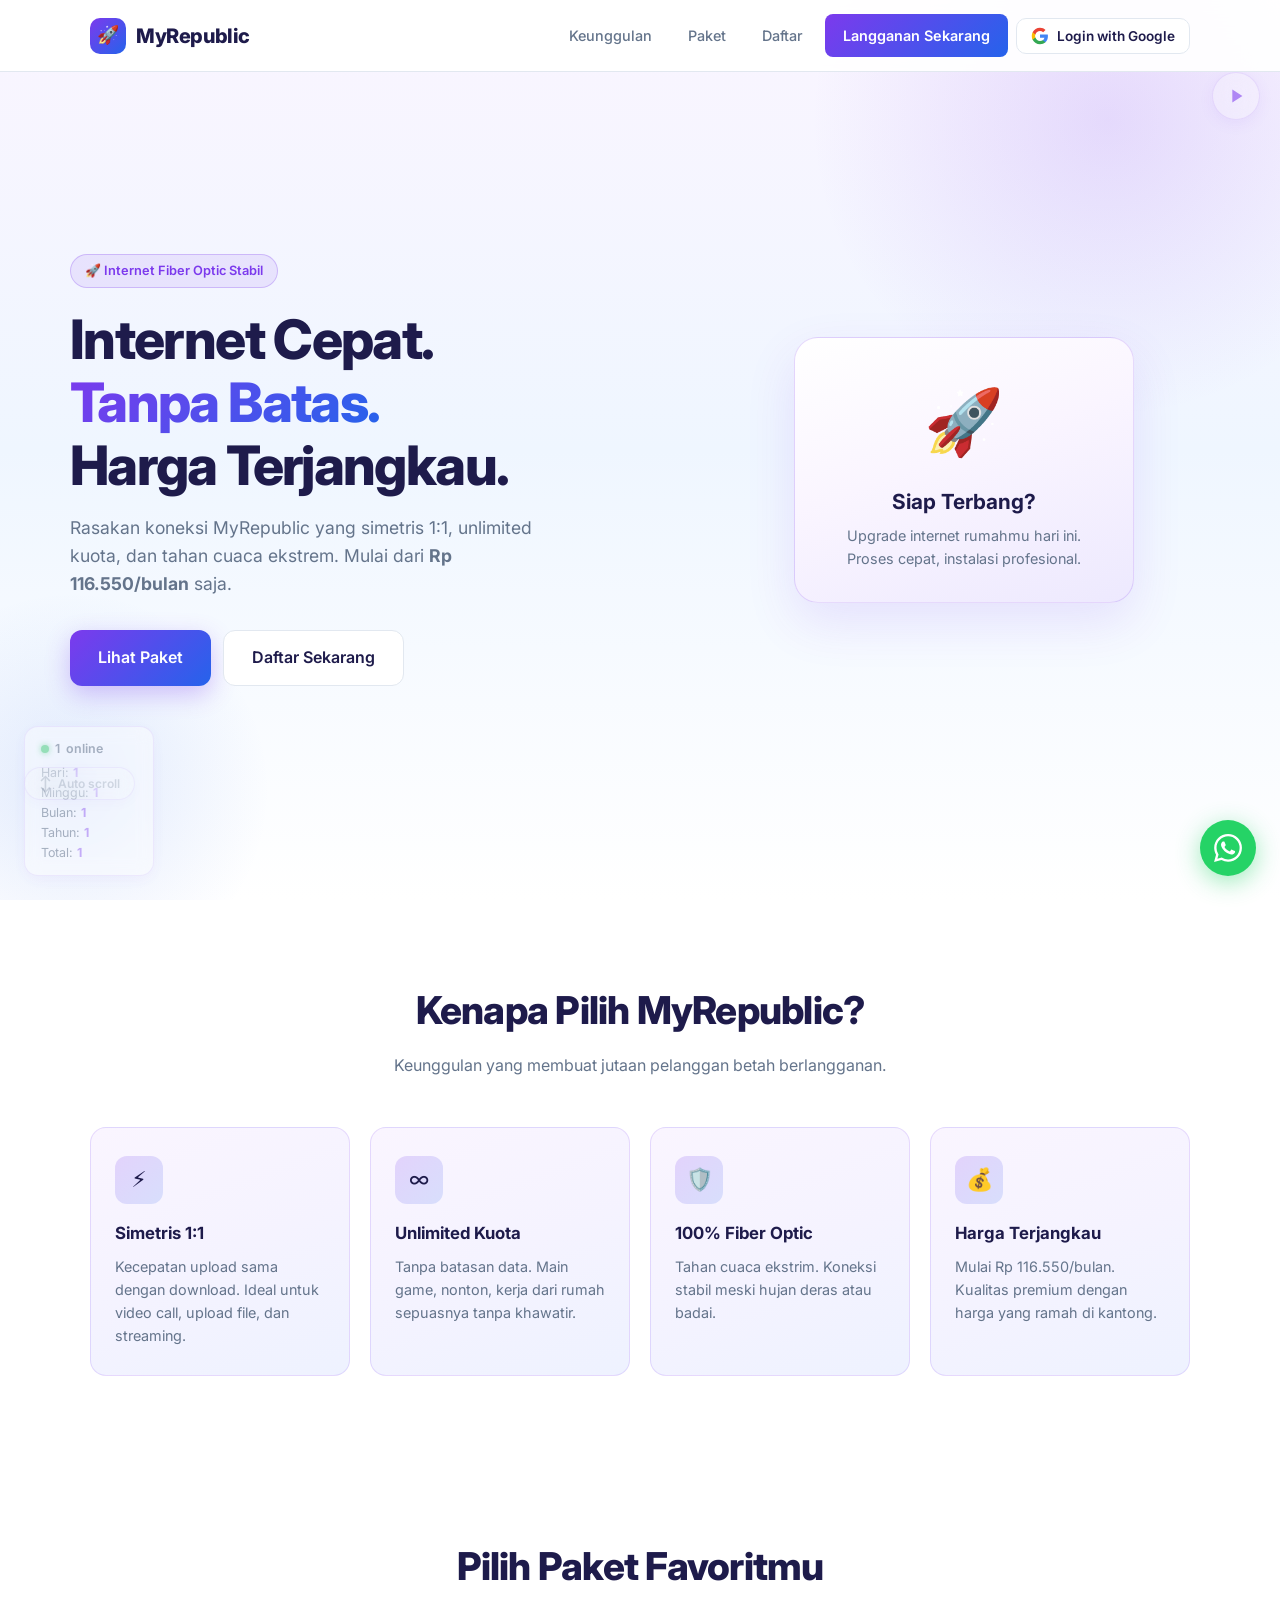
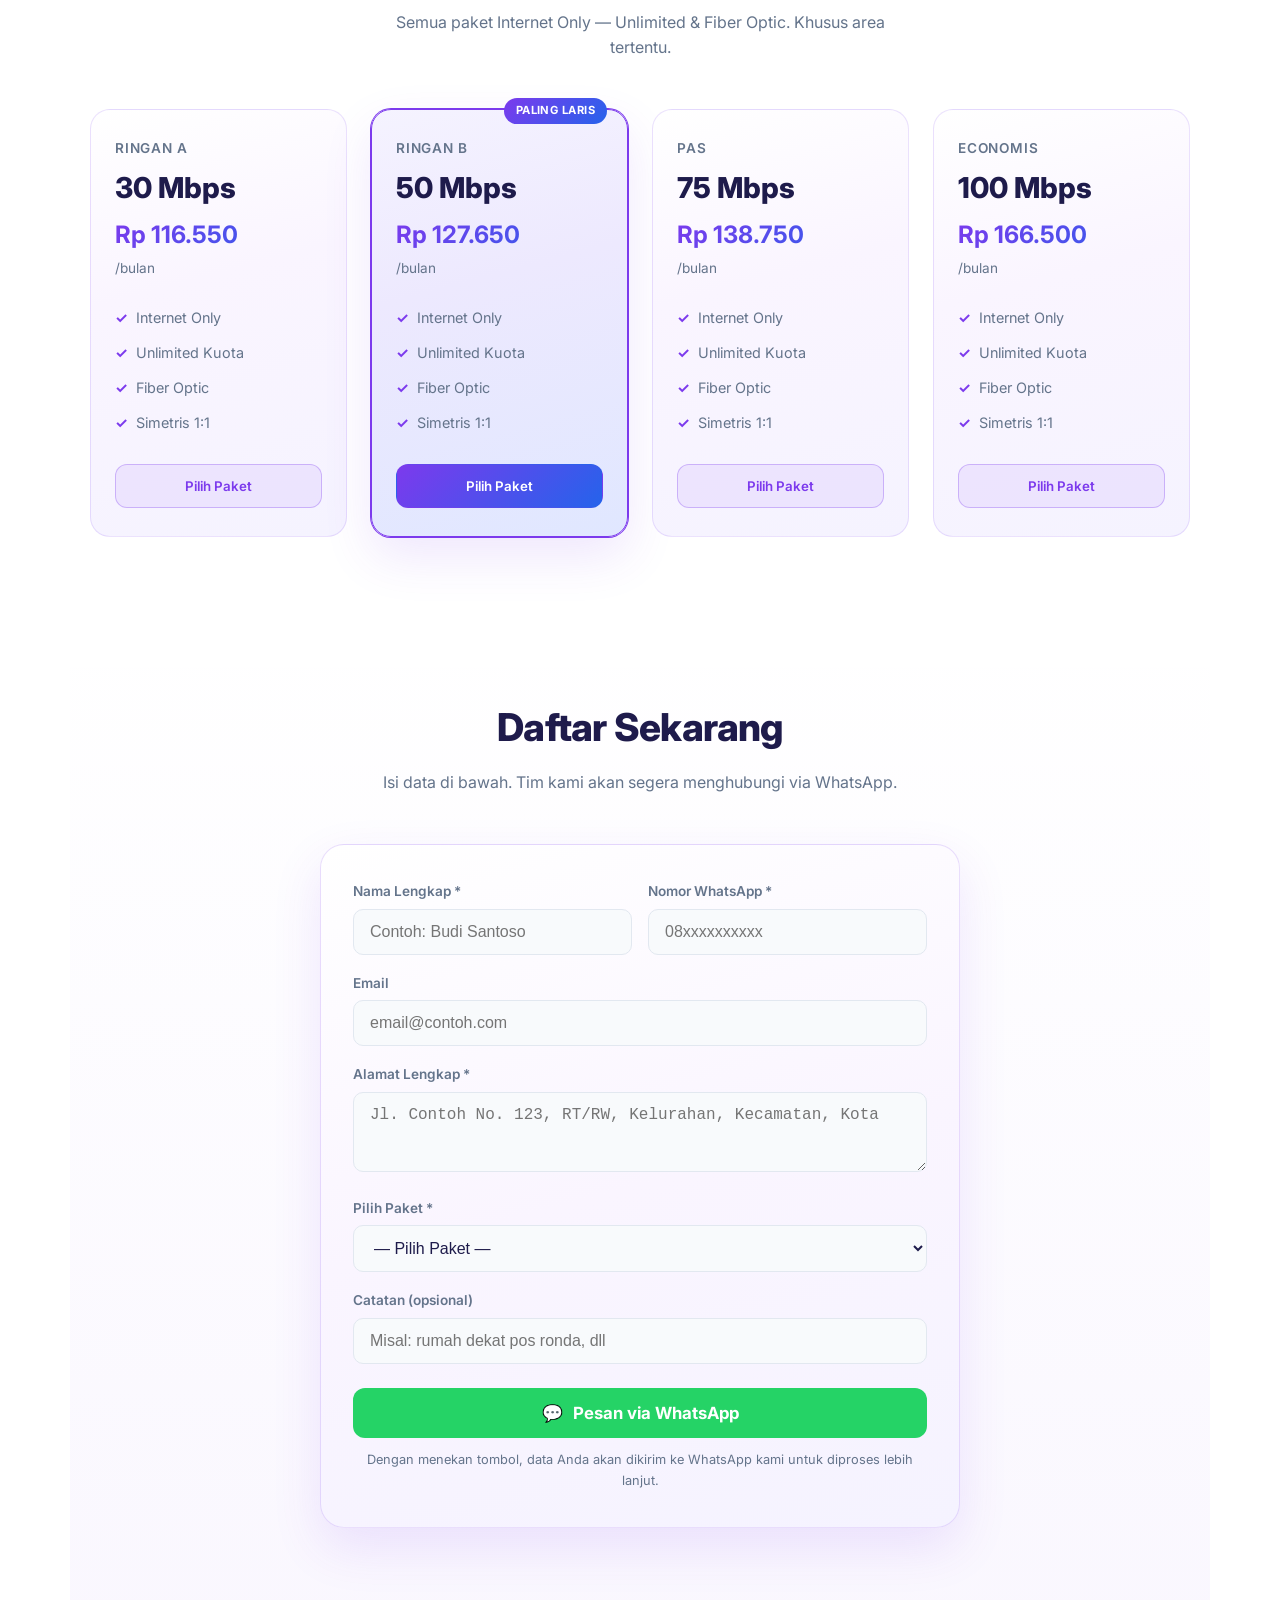
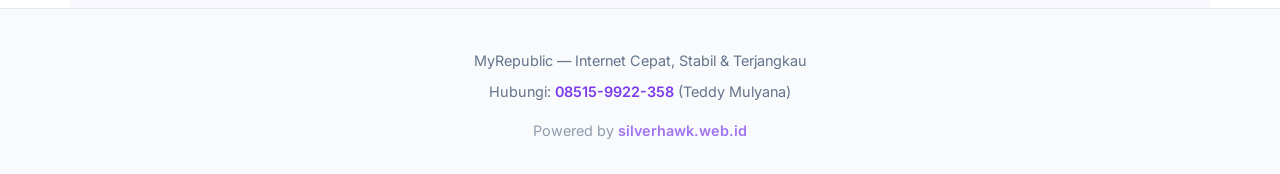
<file: index.html>
<!DOCTYPE html>
<html lang="id">
<head>
  <meta charset="UTF-8" />
  <meta name="viewport" content="width=device-width, initial-scale=1.0" />
  <title>MyRepublic — Internet Cepat Fiber Optic | Promo Resmi</title>
  <meta name="description" content="Langganan MyRepublic Internet Fiber Optic mulai Rp 116.550/bulan. Unlimited kuota, simetris 1:1, 100% fiber optic. Daftar sekarang via WhatsApp." />
  <meta name="keywords" content="MyRepublic, internet fiber, fiber optic, internet unlimited, paket internet, internet rumah, MyRepublic promo, internet cepat" />
  <meta name="author" content="Silverhawk Network" />
  <meta name="robots" content="index, follow, max-image-preview:large" />
  <meta name="theme-color" content="#7C3AED" />
  <link rel="canonical" href="https://myrep.silverhawk.web.id/" />
  <!-- Favicons -->
  <link rel="icon" href="favicon.ico" sizes="any" />
  <link rel="icon" type="image/png" sizes="32x32" href="favicon-32x32.png" />
  <link rel="icon" type="image/png" sizes="16x16" href="favicon-16x16.png" />
  <link rel="apple-touch-icon" sizes="180x180" href="apple-touch-icon.png" />
  <link rel="manifest" href="site.webmanifest" />
  <!-- Open Graph -->
  <meta property="og:title" content="MyRepublic — Internet Cepat Fiber Optic" />
  <meta property="og:description" content="Paket internet mulai Rp 116.550/bulan. Unlimited kuota, fiber optic 100%, simetris 1:1." />
  <meta property="og:url" content="https://myrep.silverhawk.web.id/" />
  <meta property="og:type" content="website" />
  <meta property="og:locale" content="id_ID" />
  <meta property="og:site_name" content="MyRepublic Promo — Silverhawk" />
  <!-- Twitter -->
  <meta name="twitter:card" content="summary_large_image" />
  <meta name="twitter:title" content="MyRepublic — Internet Cepat Fiber Optic" />
  <meta name="twitter:description" content="Paket internet mulai Rp 116.550/bulan. Unlimited, simetris 1:1." />
  <!-- Fonts & CSS -->
  <link rel="preconnect" href="https://fonts.googleapis.com" />
  <link rel="preconnect" href="https://fonts.gstatic.com" crossorigin />
  <link href="https://fonts.googleapis.com/css2?family=Inter:wght@400;500;600;700;800&display=swap" rel="stylesheet" />
  <link rel="stylesheet" href="css/style.css" />
  <!-- Structured Data -->
  <script type="application/ld+json">
  {
    "@context": "https://schema.org",
    "@type": "WebSite",
    "name": "MyRepublic Promo",
    "url": "https://myrep.silverhawk.web.id/",
    "description": "Promo resmi paket internet MyRepublic Fiber Optic. Unlimited, simetris 1:1, mulai Rp 116.550/bulan.",
    "publisher": {
      "@type": "Organization",
      "name": "Silverhawk Network",
      "url": "https://silverhawk.web.id/"
    }
  }
  </script>
  <script type="application/ld+json">
  {
    "@context": "https://schema.org",
    "@type": "Product",
    "name": "MyRepublic Internet Fiber",
    "description": "Internet Fiber Optic unlimited, simetris 1:1",
    "brand": { "@type": "Brand", "name": "MyRepublic" },
    "offers": {
      "@type": "AggregateOffer",
      "lowPrice": "116550",
      "priceCurrency": "IDR",
      "availability": "https://schema.org/InStock"
    }
  }
  </script>
  <!-- Google Identity Services -->
  <script src="https://accounts.google.com/gsi/client" async defer></script>
</head>
<body>
  <!-- NAV -->
  <nav class="nav">
    <div class="nav-inner">
      <a href="#" class="logo">
        <span class="logo-icon">🚀</span>
        MyRepublic
      </a>
      <div class="nav-links" id="navLinks">
        <a href="#benefits">Keunggulan</a>
        <a href="#packages">Paket</a>
                <a href="#order">Daftar</a>
        <a href="#order" class="btn-nav">Langganan Sekarang</a>
        <button type="button" class="auth-btn" id="authBtn" title="Login with Google">
          <svg class="g-icon" viewBox="0 0 24 24" width="18" height="18">
            <path fill="#4285F4" d="M22.56 12.25c0-.78-.07-1.53-.2-2.25H12v4.26h5.92c-.26 1.37-1.04 2.53-2.21 3.31v2.77h3.57c2.08-1.92 3.28-4.74 3.28-8.09z"/>
            <path fill="#34A853" d="M12 23c2.97 0 5.46-.98 7.28-2.66l-3.57-2.77c-.98.66-2.23 1.06-3.71 1.06-2.86 0-5.29-1.93-6.16-4.53H2.18v2.84C3.99 20.53 7.7 23 12 23z"/>
            <path fill="#FBBC05" d="M5.84 14.09c-.22-.66-.35-1.36-.35-2.09s.13-1.43.35-2.09V7.07H2.18C1.43 8.55 1 10.22 1 12s.43 3.45 1.18 4.93l2.85-2.22.81-.62z"/>
            <path fill="#EA4335" d="M12 5.38c1.62 0 3.06.56 4.21 1.64l3.15-3.15C17.45 2.09 14.97 1 12 1 7.7 1 3.99 3.47 2.18 7.07l3.66 2.84c.87-2.6 3.3-4.53 6.16-4.53z"/>
          </svg>
          <span id="authBtnText">Login with Google</span>
        </button>
      </div>
      <button class="burger" id="burger" aria-label="Menu">
        <span></span><span></span><span></span>
      </button>
    </div>
  </nav>

  <!-- HERO -->
  <section class="hero">
    <div class="hero-inner">
      <div class="hero-content">
        <div class="hero-badge">🚀 Internet Fiber Optic Stabil</div>
        <h1>Internet Cepat.<br><span>Tanpa Batas.</span><br>Harga Terjangkau.</h1>
        <p class="hero-desc">
          Rasakan koneksi MyRepublic yang simetris 1:1, unlimited kuota, dan tahan cuaca ekstrem. 
          Mulai dari <strong>Rp 116.550/bulan</strong> saja.
        </p>
        <div class="hero-cta">
          <a href="#packages" class="btn btn-primary">Lihat Paket</a>
          <a href="#order" class="btn btn-outline">Daftar Sekarang</a>
        </div>
      </div>
      <div class="hero-visual">
        <div class="rocket-card">
          <div class="rocket-emoji">🚀</div>
          <h3>Siap Terbang?</h3>
          <p>Upgrade internet rumahmu hari ini. Proses cepat, instalasi profesional.</p>
        </div>
      </div>
    </div>
  </section>




  <!-- BENEFITS -->
  <section class="section" id="benefits">
    <div class="section-header">
      <h2>Kenapa Pilih MyRepublic?</h2>
      <p>Keunggulan yang membuat jutaan pelanggan betah berlangganan.</p>
    </div>
    <div class="benefits-grid">
      <div class="benefit-card">
        <div class="benefit-icon">⚡</div>
        <h3>Simetris 1:1</h3>
        <p>Kecepatan upload sama dengan download. Ideal untuk video call, upload file, dan streaming.</p>
      </div>
      <div class="benefit-card">
        <div class="benefit-icon">∞</div>
        <h3>Unlimited Kuota</h3>
        <p>Tanpa batasan data. Main game, nonton, kerja dari rumah sepuasnya tanpa khawatir.</p>
      </div>
      <div class="benefit-card">
        <div class="benefit-icon">🛡️</div>
        <h3>100% Fiber Optic</h3>
        <p>Tahan cuaca ekstrim. Koneksi stabil meski hujan deras atau badai.</p>
      </div>
      <div class="benefit-card">
        <div class="benefit-icon">💰</div>
        <h3>Harga Terjangkau</h3>
        <p>Mulai Rp 116.550/bulan. Kualitas premium dengan harga yang ramah di kantong.</p>
      </div>
    </div>
  </section>

  <!-- PACKAGES -->
  <section class="section" id="packages">
    <div class="section-header">
      <h2>Pilih Paket Favoritmu</h2>
      <p>Semua paket Internet Only — Unlimited & Fiber Optic. Khusus area tertentu.</p>
    </div>
    <div class="packages-grid" id="packagesGrid"></div>
  </section>

  <!-- ORDER -->
  <section class="section order-section" id="order">
    <div class="section-header">
      <h2>Daftar Sekarang</h2>
      <p>Isi data di bawah. Tim kami akan segera menghubungi via WhatsApp.</p>
    </div>
    <div class="order-card">
      <form id="orderForm">
        <div class="form-row">
          <div class="form-group">
            <label for="name">Nama Lengkap *</label>
            <input type="text" id="name" name="name" placeholder="Contoh: Budi Santoso" required />
          </div>
          <div class="form-group">
            <label for="wa">Nomor WhatsApp *</label>
            <input type="tel" id="wa" name="wa" placeholder="08xxxxxxxxxx" required />
          </div>
        </div>
        <div class="form-group">
          <label for="email">Email</label>
          <input type="email" id="email" name="email" placeholder="email@contoh.com" />
        </div>
        <div class="form-group">
          <label for="address">Alamat Lengkap *</label>
          <textarea id="address" name="address" placeholder="Jl. Contoh No. 123, RT/RW, Kelurahan, Kecamatan, Kota" required></textarea>
        </div>
        <div class="form-group">
          <label for="packageSelect">Pilih Paket *</label>
          <select id="packageSelect" name="package" required>
            <option value="">— Pilih Paket —</option>
          </select>
        </div>
        <div class="form-group">
          <label for="notes">Catatan (opsional)</label>
          <input type="text" id="notes" name="notes" placeholder="Misal: rumah dekat pos ronda, dll" />
        </div>
        <div class="form-actions">
          <button type="submit" class="btn-wa">
            <span>💬</span> Pesan via WhatsApp
          </button>
        </div>
        <p class="form-note">
          Dengan menekan tombol, data Anda akan dikirim ke WhatsApp kami untuk diproses lebih lanjut.
        </p>
      </form>
    </div>
  </section>

  <!-- FOOTER -->
  <footer class="footer">
    <div class="footer-inner">
      <p>MyRepublic — Internet Cepat, Stabil & Terjangkau</p>
      <p>Hubungi: <a href="https://wa.me/6285159922358" target="_blank" rel="noopener">08515-9922-358</a> (Teddy Mulyana)</p>
      <p class="powered">Powered by <a href="https://silverhawk.web.id/" target="_blank" rel="noopener">silverhawk.web.id</a></p>
    </div>
  </footer>


  <!-- Floating Speed Test -->
  <div class="st-float" id="stFloat" title="Speed Test">
    <button type="button" class="st-float-toggle" id="stFloatToggle" aria-label="Buka Speed Test">
      <svg viewBox="0 0 24 24" width="22" height="22" fill="currentColor" aria-hidden="true"><path d="M8 5v14l11-7z"/></svg>
    </button>
    <div class="st-float-panel" id="stFloatPanel">
      <button type="button" class="st-float-close" id="stFloatClose" aria-label="Tutup">×</button>
      <div class="st-gauge-wrap">
        <svg class="st-gauge-svg" viewBox="0 0 200 120" aria-hidden="true">
          <defs>
            <linearGradient id="stGrad" x1="0%" y1="0%" x2="100%" y2="0%">
              <stop offset="0%" stop-color="#7C3AED"/>
              <stop offset="100%" stop-color="#2563EB"/>
            </linearGradient>
          </defs>
          <!-- track -->
          <path d="M20 100 A80 80 0 0 1 180 100" fill="none" stroke="#e2e8f0" stroke-width="12" stroke-linecap="round"/>
          <!-- progress arc -->
          <path id="stArc" d="M20 100 A80 80 0 0 1 180 100" fill="none" stroke="url(#stGrad)" stroke-width="12" stroke-linecap="round"
                pathLength="100" stroke-dasharray="0 100"/>
          <!-- needle -->
          <g id="stNeedleG" transform="translate(100,100) rotate(-90)">
            <line x1="0" y1="0" x2="0" y2="-68" stroke="#7C3AED" stroke-width="3" stroke-linecap="round"/>
            <circle cx="0" cy="0" r="7" fill="#7C3AED" stroke="#fff" stroke-width="2"/>
          </g>
        </svg>
        <div class="st-gauge-readout">
          <span class="st-val" id="stValue">—</span>
          <span class="st-unit" id="stUnit">Mbps</span>
          <span class="st-lbl" id="stLabel">Siap</span>
        </div>
      </div>
      <div class="st-metrics">
        <div class="st-m"><span>↓</span> <strong id="stDown">—</strong></div>
        <div class="st-m"><span>↑</span> <strong id="stUp">—</strong></div>
        <div class="st-m"><span>⏱</span> <strong id="stPing">—</strong></div>
      </div>
      <button type="button" class="st-play" id="stStartBtn" aria-label="Mulai">
        <svg viewBox="0 0 24 24" width="28" height="28" fill="currentColor"><path d="M8 5v14l11-7z"/></svg>
      </button>
      <div class="st-progress" id="stProgress" hidden>
        <div class="st-bar"><div class="st-bar-fill" id="stBarFill"></div></div>
        <span id="stProgressText"></span>
      </div>
    </div>
  </div>

  <!-- Floating WA -->
  <a href="https://wa.me/6285159922358?text=Halo%2C%20saya%20ingin%20tanya%20paket%20MyRepublic" class="float-wa" id="floatWa" target="_blank" rel="noopener" title="Chat WhatsApp" aria-label="Chat WhatsApp">
    <svg viewBox="0 0 24 24" width="28" height="28" fill="#fff"><path d="M17.472 14.382c-.297-.149-1.758-.867-2.03-.967-.273-.099-.471-.148-.67.15-.197.297-.767.966-.94 1.164-.173.199-.347.223-.644.075-.297-.15-1.255-.463-2.39-1.475-.883-.788-1.48-1.761-1.653-2.059-.173-.297-.018-.458.13-.606.134-.133.298-.347.446-.52.149-.174.198-.298.298-.497.099-.198.05-.371-.025-.52-.075-.149-.669-1.612-.916-2.207-.242-.579-.487-.5-.669-.51-.173-.008-.371-.01-.57-.01-.198 0-.52.074-.792.372-.272.297-1.04 1.016-1.04 2.479 0 1.462 1.065 2.875 1.213 3.074.149.198 2.096 3.2 5.077 4.487.709.306 1.262.489 1.694.625.712.227 1.36.195 1.871.118.571-.085 1.758-.719 2.006-1.413.248-.694.248-1.289.173-1.413-.074-.124-.272-.198-.57-.347m-5.421 7.403h-.004a9.87 9.87 0 01-5.031-1.378l-.361-.214-3.741.982.998-3.648-.235-.374a9.86 9.86 0 01-1.51-5.26c.001-5.45 4.436-9.884 9.888-9.884 2.64 0 5.122 1.03 6.988 2.898a9.825 9.825 0 012.893 6.994c-.003 5.45-4.435 9.884-9.885 9.884m8.413-18.297A11.815 11.815 0 0012.05 0C5.495 0 .16 5.335.157 11.892c0 2.096.547 4.142 1.588 5.945L.057 24l6.305-1.654a11.882 11.882 0 005.683 1.448h.005c6.554 0 11.89-5.335 11.893-11.893a11.821 11.821 0 00-3.48-8.413z"/></svg>
  </a>

  <!-- Floating auto-scroll toggle -->
  <button type="button" class="float-autoscroll" id="autoScrollToggle" aria-pressed="false" title="Auto-scroll normal (idle 15–30 dtk) — klik untuk mode agresif 5 dtk">
    <span class="ast-icon">↕</span>
    <span class="ast-label">Auto scroll</span>
  </button>

  <!-- Floating visitor stats -->
  <div class="float-stats" id="floatStats" title="Statistik pengunjung">
    <div class="fs-online"><span class="fs-dot"></span> <span id="fsOnline">1</span> online</div>
    <div class="fs-row">Hari: <strong id="fsDay">0</strong></div>
    <div class="fs-row">Minggu: <strong id="fsWeek">0</strong></div>
    <div class="fs-row">Bulan: <strong id="fsMonth">0</strong></div>
    <div class="fs-row">Tahun: <strong id="fsYear">0</strong></div>
    <div class="fs-row">Total: <strong id="fsTotal">0</strong></div>
  </div>

  <script src="js/app.js"></script>
</body>
</html>
</file>
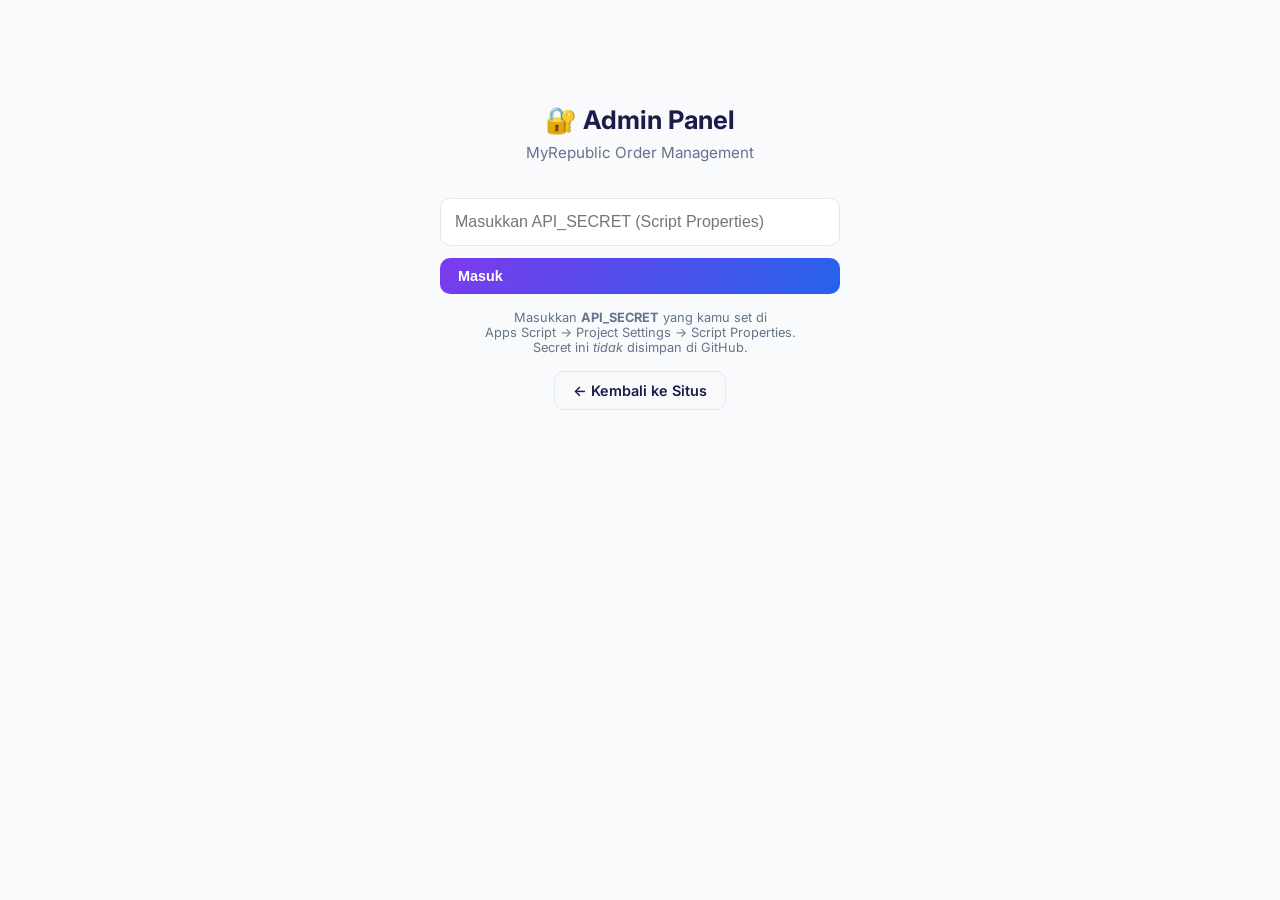
<file: admin/index.html>
<!DOCTYPE html>
<html lang="id">
<head>
  <meta charset="UTF-8" />
  <meta name="viewport" content="width=device-width, initial-scale=1.0" />
  <title>Admin Panel — MyRepublic Orders</title>
  <meta name="robots" content="noindex, nofollow" />
  <link href="https://fonts.googleapis.com/css2?family=Inter:wght@400;500;600;700&display=swap" rel="stylesheet" />
  <style>
    :root {
      --purple: #7C3AED;
      --blue: #2563EB;
      --bg: #f8fafc;
      --card: #ffffff;
      --muted: #64748b;
      --border: #e2e8f0;
      --black: #1e1b4b;
    }
    * { box-sizing: border-box; margin: 0; padding: 0; }
    body {
      font-family: Inter, system-ui, sans-serif;
      background: var(--bg);
      color: var(--black);
      min-height: 100vh;
      padding: 24px;
    }
    .container { max-width: 1000px; margin: 0 auto; }
    h1 { font-size: 1.6rem; margin-bottom: 8px; }
    .subtitle { color: var(--muted); margin-bottom: 24px; font-size: 0.95rem; }
    .card {
      background: var(--card);
      border: 1px solid var(--border);
      border-radius: 16px;
      padding: 24px;
      margin-bottom: 20px;
      box-shadow: 0 4px 20px rgba(124,58,237,0.06);
    }
    .card h2 { font-size: 1.1rem; margin-bottom: 12px; }
    .card p, .card li { color: var(--muted); font-size: 0.9rem; line-height: 1.7; }
    .card ul { padding-left: 20px; margin: 12px 0; }
    .card a { color: var(--purple); font-weight: 600; }
    .btn {
      display: inline-flex;
      align-items: center;
      gap: 8px;
      background: linear-gradient(135deg, var(--purple), var(--blue));
      color: white;
      padding: 10px 18px;
      border-radius: 10px;
      font-weight: 600;
      text-decoration: none;
      border: none;
      cursor: pointer;
      font-size: 0.9rem;
    }
    .btn:hover { opacity: 0.92; }
    .btn:disabled { opacity: 0.6; cursor: not-allowed; }
    .btn-outline {
      background: transparent;
      border: 1.5px solid var(--border);
      color: var(--black);
    }
    .btn-outline:hover { border-color: var(--purple); color: var(--purple); }
    .btn-sm { padding: 6px 12px; font-size: 0.8rem; }
    .btn-success { background: #16a34a; }
    .btn-warn { background: #d97706; }
    code {
      background: #f1f5f9;
      padding: 2px 6px;
      border-radius: 4px;
      font-size: 0.85rem;
    }
    .login-box {
      max-width: 400px;
      margin: 80px auto;
      text-align: center;
    }
    .login-box input {
      width: 100%;
      padding: 14px;
      border-radius: 10px;
      border: 1px solid var(--border);
      background: white;
      color: var(--black);
      margin: 12px 0;
      font-size: 1rem;
    }
    .hidden { display: none !important; }
    table { width: 100%; border-collapse: collapse; font-size: 0.85rem; }
    th, td {
      padding: 10px 12px;
      text-align: left;
      border-bottom: 1px solid var(--border);
    }
    th { color: var(--muted); font-weight: 600; font-size: 0.8rem; text-transform: uppercase; letter-spacing: 0.03em; }
    .status {
      display: inline-block;
      padding: 3px 10px;
      border-radius: 999px;
      font-size: 0.75rem;
      font-weight: 600;
    }
    .status-baru { background: #fef3c7; color: #b45309; }
    .status-proses { background: #dbeafe; color: #1d4ed8; }
    .status-selesai { background: #dcfce7; color: #15803d; }
    .status-batal { background: #fee2e2; color: #b91c1c; }
    .stats {
      display: grid;
      grid-template-columns: repeat(auto-fit, minmax(140px, 1fr));
      gap: 12px;
      margin-bottom: 20px;
    }
    .stat-box {
      background: white;
      border: 1px solid var(--border);
      border-radius: 12px;
      padding: 16px;
      text-align: center;
    }
    .stat-box .num {
      font-size: 1.8rem;
      font-weight: 800;
      background: linear-gradient(135deg, var(--purple), var(--blue));
      -webkit-background-clip: text;
      -webkit-text-fill-color: transparent;
      background-clip: text;
    }
    .stat-box .label { font-size: 0.8rem; color: var(--muted); margin-top: 4px; }
    .header-row {
      display: flex;
      justify-content: space-between;
      align-items: center;
      flex-wrap: wrap;
      gap: 12px;
      margin-bottom: 20px;
    }
    .empty {
      text-align: center;
      padding: 40px 20px;
      color: var(--muted);
    }
    .filter-bar {
      display: flex;
      gap: 8px;
      flex-wrap: wrap;
      margin-bottom: 16px;
      align-items: center;
    }
    .filter-bar button.active {
      background: linear-gradient(135deg, var(--purple), var(--blue));
      color: white;
      border-color: transparent;
    }
  </style>
</head>
<body>
  <div class="container">
    <!-- Login Gate -->
    <div id="loginScreen" class="login-box">
      <h1>🔐 Admin Panel</h1>
      <p class="subtitle">MyRepublic Order Management</p>
      <input type="password" id="adminPass" placeholder="Masukkan API_SECRET (Script Properties)" />
      <button class="btn" id="loginBtn" style="width:100%">Masuk</button>
      <p style="margin-top:16px;font-size:0.8rem;color:var(--muted)">
        Masukkan <strong>API_SECRET</strong> yang kamu set di<br>
        Apps Script → Project Settings → Script Properties.<br>
        Secret ini <em>tidak</em> disimpan di GitHub.
      </p>
      <a href="../" class="btn btn-outline" style="margin-top:16px;display:inline-flex">← Kembali ke Situs</a>
    </div>

    <!-- Dashboard -->
    <div id="dashboard" class="hidden">
      <div class="header-row">
        <div>
          <h1>📋 Panel Admin — Pesanan MyRepublic</h1>
          <p class="subtitle" style="margin-bottom:0">Data di Google Sheets · akses dilindungi API_SECRET</p>
        </div>
        <div style="display:flex;gap:8px;flex-wrap:wrap">
          <button class="btn btn-outline" id="refreshBtn">↻ Refresh</button>
          <a href="../" class="btn btn-outline">← Situs</a>
          <button class="btn btn-outline" id="logoutBtn">Keluar</button>
        </div>
      </div>

      <div class="stats" id="statsRow">
        <div class="stat-box"><div class="num" id="statTotal">0</div><div class="label">Total Pesanan</div></div>
        <div class="stat-box"><div class="num" id="statBaru">0</div><div class="label">Belum Ditindaklanjuti</div></div>
        <div class="stat-box"><div class="num" id="statProses">0</div><div class="label">Sedang Proses</div></div>
        <div class="stat-box"><div class="num" id="statSelesai">0</div><div class="label">Sudah Selesai</div></div>
      </div>

      <div class="card">
        <h2>Daftar Pesanan</h2>
        <div class="filter-bar">
          <button class="btn btn-outline btn-sm active" data-filter="all">Semua</button>
          <button class="btn btn-outline btn-sm" data-filter="Baru">Belum Ditindaklanjuti</button>
          <button class="btn btn-outline btn-sm" data-filter="Proses">Proses</button>
          <button class="btn btn-outline btn-sm" data-filter="Selesai">Selesai</button>
          <button class="btn btn-outline btn-sm" data-filter="Batal">Batal</button>
        </div>
        <div id="ordersTableWrap">
          <div class="empty" id="emptyState">Belum ada pesanan. Pesanan dari form akan muncul di sini.</div>
          <table id="ordersTable" class="hidden">
            <thead>
              <tr>
                <th>Waktu</th>
                <th>Nama</th>
                <th>WA</th>
                <th>Paket</th>
                <th>Status</th>
                <th>Aksi</th>
              </tr>
            </thead>
            <tbody id="ordersBody"></tbody>
          </table>
        </div>
      </div>

      <div class="card">
        <h2>Cara Kerja</h2>
        <ul>
          <li>Pesanan dari form → <strong>Google Sheets</strong> + WhatsApp + email notifikasi.</li>
          <li>List &amp; update status dilindungi <strong>API_SECRET</strong> (Script Properties) — tidak ada di repo GitHub.</li>
          <li>Status: <strong>Baru</strong> → <strong>Proses</strong> → <strong>Selesai</strong> / <strong>Batal</strong>.</li>
          <li>Email admin juga dari Script Properties (<code>ADMIN_EMAIL</code>).</li>
        </ul>
        <a class="btn btn-outline" href="https://docs.google.com/spreadsheets/" target="_blank" rel="noopener" style="margin-top:12px">Buka Google Sheets</a>
      </div>
    </div>
  </div>

  <script src="admin.js"></script>
</body>
</html>
</file>
<file: css/style.css>
/* =========================================================
   MyRepublic Promo — myrep.silverhawk.web.id
   Brand colors: white, purple, blue
========================================================= */
:root {
  --purple: #7C3AED;
  --purple-dark: #6D28D9;
  --purple-light: #A78BFA;
  --blue: #2563EB;
  --blue-dark: #1D4ED8;
  --blue-light: #60A5FA;
  --black: #1e1b4b;
  --dark: #312e81;
  --gray: #e2e8f0;
  --muted: #64748b;
  --white: #ffffff;
  --bg: #ffffff;
  --card: #f8fafc;
  --border: #e2e8f0;
  --radius: 16px;
  --shadow: 0 20px 50px rgba(124, 58, 237, 0.12);
  --ease: cubic-bezier(0.22, 1, 0.36, 1);
}

*, *::before, *::after { box-sizing: border-box; margin: 0; padding: 0; }

html { scroll-behavior: smooth; }

body {
  font-family: 'Inter', system-ui, -apple-system, BlinkMacSystemFont, 'Segoe UI', sans-serif;
  background: var(--bg);
  color: var(--black);
  line-height: 1.6;
  overflow-x: hidden;
  -webkit-font-smoothing: antialiased;
}

img { max-width: 100%; display: block; }
a { color: inherit; text-decoration: none; }
button { font-family: inherit; cursor: pointer; border: none; background: none; }

/* ---------- NAV ---------- */
.nav {
  position: fixed;
  top: 0; left: 0; right: 0;
  z-index: 100;
  background: rgba(255,255,255,0.92);
  backdrop-filter: blur(16px);
  border-bottom: 1px solid var(--border);
  transition: 0.3s var(--ease);
}
.nav-inner {
  max-width: 1140px;
  margin: 0 auto;
  padding: 14px 20px;
  display: flex;
  align-items: center;
  justify-content: space-between;
  gap: 16px;
}
.logo {
  display: flex;
  align-items: center;
  gap: 10px;
  font-weight: 800;
  font-size: 1.25rem;
  letter-spacing: -0.02em;
  color: var(--black);
}
.logo-icon {
  width: 36px; height: 36px;
  background: linear-gradient(135deg, var(--purple), var(--blue));
  border-radius: 10px;
  display: grid;
  place-items: center;
  font-size: 18px;
  color: white;
}
.nav-links {
  display: flex;
  gap: 8px;
  align-items: center;
}
.nav-links a {
  padding: 8px 14px;
  font-size: 0.9rem;
  font-weight: 500;
  color: var(--muted);
  border-radius: 8px;
  transition: 0.2s;
}
.nav-links a:hover { color: var(--purple); background: rgba(124,58,237,0.08); }
.btn-nav {
  background: linear-gradient(135deg, var(--purple), var(--blue)) !important;
  color: var(--white) !important;
  font-weight: 600 !important;
  padding: 10px 18px !important;
}
.btn-nav:hover { opacity: 0.92 !important; }

/* Google / Admin button */
.auth-btn {
  display: inline-flex;
  align-items: center;
  gap: 8px;
  padding: 8px 14px;
  font-size: 0.85rem;
  font-weight: 600;
  border-radius: 10px;
  border: 1.5px solid var(--border);
  background: var(--white);
  color: var(--black);
  transition: 0.2s;
  cursor: pointer;
}
.auth-btn:hover { border-color: var(--purple); color: var(--purple); background: rgba(124,58,237,0.05); }
.auth-btn img, .auth-btn .g-icon {
  width: 18px; height: 18px;
}
.auth-btn.admin-mode {
  background: linear-gradient(135deg, var(--purple), var(--blue));
  color: white;
  border-color: transparent;
}
.auth-btn.admin-mode:hover { opacity: 0.92; }
.user-avatar {
  width: 22px; height: 22px;
  border-radius: 50%;
  object-fit: cover;
}

.burger {
  display: none;
  flex-direction: column;
  gap: 5px;
  width: 28px;
}
.burger span {
  height: 2px;
  background: var(--black);
  border-radius: 2px;
  transition: 0.3s;
}

/* ---------- HERO ---------- */
.hero {
  min-height: 100vh;
  display: flex;
  align-items: center;
  padding: 120px 20px 80px;
  position: relative;
  overflow: hidden;
  background: linear-gradient(180deg, #faf5ff 0%, #eff6ff 50%, #ffffff 100%);
}
.hero::before {
  content: '';
  position: absolute;
  top: -20%;
  right: -10%;
  width: 600px;
  height: 600px;
  background: radial-gradient(circle, rgba(124,58,237,0.15) 0%, transparent 70%);
  pointer-events: none;
}
.hero::after {
  content: '';
  position: absolute;
  bottom: -10%;
  left: -10%;
  width: 400px;
  height: 400px;
  background: radial-gradient(circle, rgba(37,99,235,0.12) 0%, transparent 70%);
  pointer-events: none;
}
.hero-inner {
  max-width: 1140px;
  margin: 0 auto;
  width: 100%;
  display: grid;
  grid-template-columns: 1.1fr 0.9fr;
  gap: 48px;
  align-items: center;
  position: relative;
  z-index: 1;
}
.hero-badge {
  display: inline-flex;
  align-items: center;
  gap: 8px;
  background: rgba(124,58,237,0.1);
  color: var(--purple);
  font-size: 0.8rem;
  font-weight: 600;
  padding: 6px 14px;
  border-radius: 999px;
  margin-bottom: 20px;
  border: 1px solid rgba(124,58,237,0.25);
}
.hero h1 {
  font-size: clamp(2.2rem, 5vw, 3.4rem);
  font-weight: 800;
  line-height: 1.15;
  letter-spacing: -0.03em;
  margin-bottom: 18px;
  color: var(--black);
}
.hero h1 span {
  background: linear-gradient(135deg, var(--purple), var(--blue));
  -webkit-background-clip: text;
  -webkit-text-fill-color: transparent;
  background-clip: text;
}
.hero-desc {
  font-size: 1.1rem;
  color: var(--muted);
  max-width: 480px;
  margin-bottom: 32px;
}
.hero-cta {
  display: flex;
  flex-wrap: wrap;
  gap: 12px;
}
.btn {
  display: inline-flex;
  align-items: center;
  justify-content: center;
  gap: 8px;
  padding: 14px 28px;
  font-size: 1rem;
  font-weight: 600;
  border-radius: 12px;
  transition: 0.25s var(--ease);
}
.btn-primary {
  background: linear-gradient(135deg, var(--purple), var(--blue));
  color: var(--white);
  box-shadow: 0 8px 24px rgba(124,58,237,0.3);
}
.btn-primary:hover {
  transform: translateY(-2px);
  box-shadow: 0 12px 32px rgba(124,58,237,0.4);
}
.btn-outline {
  border: 1.5px solid var(--border);
  color: var(--black);
  background: var(--white);
}
.btn-outline:hover {
  border-color: var(--purple);
  background: rgba(124,58,237,0.06);
  color: var(--purple);
}
.hero-visual {
  position: relative;
  display: flex;
  justify-content: center;
}
.rocket-card {
  background: linear-gradient(160deg, #ffffff 0%, #faf5ff 45%, #ede9fe 100%);
  border: 1px solid rgba(124,58,237,0.18);
  border-radius: 24px;
  padding: 32px;
  width: 100%;
  max-width: 340px;
  box-shadow: var(--shadow);
  text-align: center;
}
.rocket-emoji { font-size: 64px; margin-bottom: 12px; }
.rocket-card h3 { font-size: 1.3rem; margin-bottom: 6px; color: var(--black); }
.rocket-card p { color: var(--muted); font-size: 0.9rem; }

/* ---------- BENEFITS ---------- */
.section {
  padding: 80px 20px;
  max-width: 1140px;
  margin: 0 auto;
}
.section-header {
  text-align: center;
  margin-bottom: 48px;
}
.section-header h2 {
  font-size: clamp(1.8rem, 4vw, 2.4rem);
  font-weight: 800;
  letter-spacing: -0.02em;
  margin-bottom: 12px;
  color: var(--black);
}
.section-header p {
  color: var(--muted);
  max-width: 520px;
  margin: 0 auto;
}
.benefits-grid {
  display: grid;
  grid-template-columns: repeat(auto-fit, minmax(240px, 1fr));
  gap: 20px;
}
.benefit-card {
  background: linear-gradient(160deg, #faf5ff 0%, #f5f3ff 50%, #eef2ff 100%);
  border: 1px solid rgba(124,58,237,0.15);
  border-radius: var(--radius);
  padding: 28px 24px;
  transition: 0.3s var(--ease);
}
.benefit-card:hover {
  border-color: rgba(124,58,237,0.4);
  transform: translateY(-4px);
  box-shadow: 0 12px 30px rgba(124,58,237,0.14);
  background: linear-gradient(160deg, #f3e8ff 0%, #ede9fe 50%, #e0e7ff 100%);
}
.benefit-icon {
  width: 48px; height: 48px;
  background: linear-gradient(135deg, rgba(124,58,237,0.18), rgba(37,99,235,0.15));
  border-radius: 12px;
  display: grid;
  place-items: center;
  font-size: 22px;
  margin-bottom: 16px;
}
.benefit-card h3 { font-size: 1.05rem; margin-bottom: 8px; color: var(--black); }
.benefit-card p { color: var(--muted); font-size: 0.9rem; }

/* ---------- PACKAGES ---------- */
.packages-grid {
  display: grid;
  grid-template-columns: repeat(auto-fit, minmax(250px, 1fr));
  gap: 24px;
}
.pkg-card {
  background: linear-gradient(165deg, #ffffff 0%, #faf5ff 40%, #f5f3ff 100%);
  border: 1px solid rgba(124,58,237,0.14);
  border-radius: 20px;
  padding: 28px 24px;
  position: relative;
  transition: 0.3s var(--ease);
  display: flex;
  flex-direction: column;
}
.pkg-card:hover {
  border-color: rgba(124,58,237,0.45);
  transform: translateY(-6px);
  box-shadow: var(--shadow);
  background: linear-gradient(165deg, #faf5ff 0%, #f3e8ff 50%, #ede9fe 100%);
}
.pkg-card.popular {
  border-color: var(--purple);
  background: linear-gradient(165deg, #f5f3ff 0%, #ede9fe 40%, #e0e7ff 100%);
  box-shadow: 0 0 0 1px var(--purple), var(--shadow);
}
.pkg-badge {
  position: absolute;
  top: -12px;
  right: 20px;
  background: linear-gradient(135deg, var(--purple), var(--blue));
  color: white;
  font-size: 0.7rem;
  font-weight: 700;
  padding: 4px 12px;
  border-radius: 999px;
  text-transform: uppercase;
  letter-spacing: 0.04em;
}
.pkg-name {
  font-size: 0.85rem;
  font-weight: 600;
  color: var(--muted);
  text-transform: uppercase;
  letter-spacing: 0.06em;
  margin-bottom: 6px;
}
.pkg-speed {
  font-size: 1.8rem;
  font-weight: 800;
  margin-bottom: 4px;
  color: var(--black);
}
.pkg-price {
  font-size: 1.5rem;
  font-weight: 700;
  background: linear-gradient(135deg, var(--purple), var(--blue));
  -webkit-background-clip: text;
  -webkit-text-fill-color: transparent;
  background-clip: text;
  margin-bottom: 4px;
}
.pkg-period {
  font-size: 0.85rem;
  color: var(--muted);
  margin-bottom: 20px;
}
.pkg-features {
  list-style: none;
  margin-bottom: 24px;
  flex: 1;
}
.pkg-features li {
  font-size: 0.9rem;
  color: var(--muted);
  padding: 6px 0;
  display: flex;
  align-items: center;
  gap: 8px;
}
.pkg-features li::before {
  content: '✓';
  color: var(--purple);
  font-weight: 700;
}
.btn-pkg {
  width: 100%;
  padding: 13px;
  background: rgba(124,58,237,0.08);
  color: var(--purple);
  border: 1px solid rgba(124,58,237,0.3);
  border-radius: 12px;
  font-weight: 600;
  transition: 0.25s;
}
.btn-pkg:hover, .pkg-card.popular .btn-pkg {
  background: linear-gradient(135deg, var(--purple), var(--blue));
  color: white;
  border-color: transparent;
}

/* ---------- ORDER FORM ---------- */
.order-section {
  background: linear-gradient(180deg, transparent, rgba(124,58,237,0.04));
}
.order-card {
  background: linear-gradient(165deg, #ffffff 0%, #faf5ff 50%, #f5f3ff 100%);
  border: 1px solid rgba(124,58,237,0.16);
  border-radius: 24px;
  padding: 36px 32px;
  max-width: 640px;
  margin: 0 auto;
  box-shadow: var(--shadow);
}
.form-group {
  margin-bottom: 18px;
}
.form-group label {
  display: block;
  font-size: 0.85rem;
  font-weight: 600;
  margin-bottom: 6px;
  color: var(--muted);
}
.form-group input,
.form-group select,
.form-group textarea {
  width: 100%;
  padding: 13px 16px;
  background: var(--card);
  border: 1px solid var(--border);
  border-radius: 10px;
  color: var(--black);
  font-size: 1rem;
  transition: 0.2s;
  outline: none;
}
.form-group input:focus,
.form-group select:focus,
.form-group textarea:focus {
  border-color: var(--purple);
  box-shadow: 0 0 0 3px rgba(124,58,237,0.15);
}
.form-group textarea { resize: vertical; min-height: 80px; }
.form-row {
  display: grid;
  grid-template-columns: 1fr 1fr;
  gap: 16px;
}
.form-actions {
  display: flex;
  flex-direction: column;
  gap: 12px;
  margin-top: 24px;
}
.btn-wa {
  background: #25D366;
  color: white;
  width: 100%;
  padding: 15px;
  border-radius: 12px;
  font-weight: 700;
  font-size: 1.05rem;
  display: flex;
  align-items: center;
  justify-content: center;
  gap: 10px;
  transition: 0.25s;
}
.btn-wa:hover {
  background: #1da851;
  transform: translateY(-2px);
}
.form-note {
  text-align: center;
  font-size: 0.8rem;
  color: var(--muted);
  margin-top: 12px;
}

/* ---------- FOOTER ---------- */
.footer {
  border-top: 1px solid var(--border);
  padding: 40px 20px 24px;
  text-align: center;
  background: var(--card);
}
.footer-inner {
  max-width: 1140px;
  margin: 0 auto;
}
.footer p {
  color: var(--muted);
  font-size: 0.9rem;
  margin-bottom: 8px;
}
.footer a {
  color: var(--purple);
  font-weight: 600;
}
.footer a:hover { text-decoration: underline; }
.powered {
  margin-top: 16px;
  font-size: 0.8rem;
  color: var(--muted);
  opacity: 0.7;
}

/* ---------- TOAST ---------- */
.toast {
  position: fixed;
  bottom: 24px;
  left: 50%;
  transform: translateX(-50%) translateY(100px);
  background: var(--black);
  color: white;
  padding: 12px 24px;
  border-radius: 12px;
  font-size: 0.9rem;
  font-weight: 500;
  z-index: 999;
  opacity: 0;
  transition: 0.35s var(--ease);
  box-shadow: 0 8px 24px rgba(0,0,0,0.2);
}
.toast.show {
  opacity: 1;
  transform: translateX(-50%) translateY(0);
}

/* ---------- RESPONSIVE ---------- */
@media (max-width: 860px) {
  .hero-inner { grid-template-columns: 1fr; text-align: center; }
  .hero-desc { margin-left: auto; margin-right: auto; }
  .hero-cta { justify-content: center; }
  .hero-visual { order: -1; }
  .rocket-card { max-width: 280px; }
  .form-row { grid-template-columns: 1fr; }
  .nav-links {
    display: none;
    position: absolute;
    top: 100%;
    left: 0; right: 0;
    background: white;
    flex-direction: column;
    padding: 16px;
    border-bottom: 1px solid var(--border);
    box-shadow: 0 12px 30px rgba(0,0,0,0.08);
  }
  .nav-links.open { display: flex; }
  .burger { display: flex; }
}

/* ---------- FLOATING SPEED TEST ---------- */
.st-float {
  position: fixed;
  top: 72px;
  right: 20px;
  z-index: 95;
}
.st-float-toggle {
  width: 48px;
  height: 48px;
  border-radius: 50%;
  border: 1px solid rgba(124,58,237,0.2);
  background: rgba(255,255,255,0.45);
  backdrop-filter: blur(10px);
  -webkit-backdrop-filter: blur(10px);
  color: #7C3AED;
  display: flex;
  align-items: center;
  justify-content: center;
  cursor: pointer;
  opacity: 0.55;
  box-shadow: 0 4px 16px rgba(124,58,237,0.12);
  transition: opacity 0.3s, background 0.3s, transform 0.25s, box-shadow 0.3s;
}
.st-float-toggle:hover {
  opacity: 1;
  background: rgba(255,255,255,0.95);
  box-shadow: 0 8px 24px rgba(124,58,237,0.2);
}
.st-float.open .st-float-toggle {
  opacity: 0;
  pointer-events: none;
  transform: scale(0.6);
}
.st-float-panel {
  position: absolute;
  top: 0;
  right: 0;
  width: 260px;
  padding: 20px 18px 16px;
  border-radius: 18px;
  background: rgba(255,255,255,0.97);
  border: 1px solid rgba(124,58,237,0.18);
  box-shadow: 0 16px 48px rgba(124,58,237,0.18);
  opacity: 0;
  visibility: hidden;
  transform: scale(0.85) translateY(-8px);
  transform-origin: top right;
  transition: opacity 0.3s, transform 0.3s, visibility 0.3s;
  display: flex;
  flex-direction: column;
  align-items: center;
  gap: 12px;
}
.st-float.open .st-float-panel {
  opacity: 1;
  visibility: visible;
  transform: scale(1) translateY(0);
}
.st-float-close {
  position: absolute;
  top: 8px;
  right: 10px;
  width: 28px;
  height: 28px;
  border: none;
  background: transparent;
  font-size: 1.25rem;
  color: #94a3b8;
  cursor: pointer;
  line-height: 1;
  border-radius: 50%;
}
.st-float-close:hover { color: #7C3AED; background: rgba(124,58,237,0.08); }

.st-gauge-wrap {
  position: relative;
  width: 200px;
  height: 120px;
  margin-top: 4px;
}
.st-gauge-svg {
  width: 200px;
  height: 120px;
  display: block;
}
.st-gauge-readout {
  position: absolute;
  bottom: 4px;
  left: 0;
  right: 0;
  text-align: center;
  pointer-events: none;
}
.st-val {
  display: block;
  font-size: 1.6rem;
  font-weight: 800;
  color: #1e1b4b;
  line-height: 1.1;
}
.st-unit {
  display: block;
  font-size: 0.7rem;
  color: #64748b;
}
.st-lbl {
  display: block;
  font-size: 0.68rem;
  color: #94a3b8;
  margin-top: 2px;
}
.st-metrics {
  display: flex;
  gap: 16px;
  justify-content: center;
  width: 100%;
}
.st-m {
  font-size: 0.78rem;
  color: #64748b;
  text-align: center;
}
.st-m strong {
  display: block;
  font-size: 0.9rem;
  color: #1e1b4b;
  font-weight: 700;
  margin-top: 2px;
}
.st-play {
  width: 52px;
  height: 52px;
  border-radius: 50%;
  border: none;
  background: linear-gradient(135deg, #7C3AED, #2563EB);
  color: #fff;
  display: flex;
  align-items: center;
  justify-content: center;
  cursor: pointer;
  box-shadow: 0 8px 24px rgba(124,58,237,0.35);
  transition: transform 0.2s, box-shadow 0.2s, opacity 0.2s;
  margin: 0 auto;
}
.st-play:hover:not(:disabled) {
  transform: scale(1.06);
  box-shadow: 0 10px 28px rgba(124,58,237,0.45);
}
.st-play:disabled {
  opacity: 0.55;
  cursor: not-allowed;
  transform: none;
}
.st-play.running svg {
  /* optional pause look later */
}
.st-progress {
  width: 100%;
  text-align: center;
}
.st-bar {
  height: 4px;
  background: #e2e8f0;
  border-radius: 999px;
  overflow: hidden;
  margin-bottom: 4px;
}
.st-bar-fill {
  height: 100%;
  width: 0%;
  background: linear-gradient(90deg, #7C3AED, #2563EB);
  border-radius: 999px;
  transition: width 0.25s ease;
}
#stProgressText {
  font-size: 0.7rem;
  color: #94a3b8;
}

@media (max-width: 480px) {
  .st-float { top: 64px; right: 12px; }
  .st-float-panel { width: 240px; }
  .st-gauge-wrap, .st-gauge-svg { width: 180px; height: 108px; }
}

/* ---------- FLOATING WA ---------- */
.float-wa {
  position: fixed;
  bottom: 24px;
  right: 24px;
  z-index: 90;
  width: 56px; height: 56px;
  background: #25D366;
  border-radius: 50%;
  display: flex; align-items: center; justify-content: center;
  box-shadow: 0 6px 24px rgba(37,211,102,0.45);
  transition: 0.25s var(--ease);
  animation: pulse-wa 2.5s infinite;
}
.float-wa:hover { transform: scale(1.08); box-shadow: 0 8px 32px rgba(37,211,102,0.55); }
@keyframes pulse-wa {
  0%, 100% { box-shadow: 0 6px 24px rgba(37,211,102,0.45); }
  50% { box-shadow: 0 6px 24px rgba(37,211,102,0.45), 0 0 0 12px rgba(37,211,102,0.15); }
}

/* ---------- FLOATING STATS ---------- */
.float-stats {
  position: fixed;
  bottom: 24px;
  left: 24px;
  z-index: 90;
  background: rgba(255,255,255,0.55);
  backdrop-filter: blur(8px);
  -webkit-backdrop-filter: blur(8px);
  border: 1px solid rgba(124,58,237,0.12);
  border-radius: 14px;
  padding: 12px 16px;
  font-size: 0.78rem;
  color: rgba(100,116,139,0.75);
  box-shadow: 0 4px 16px rgba(124,58,237,0.06);
  min-width: 130px;
  line-height: 1.6;
  opacity: 0.72;
  transition: opacity 0.3s ease, background 0.3s ease, color 0.3s ease, box-shadow 0.3s ease, border-color 0.3s ease;
  cursor: default;
}
.float-stats:hover {
  opacity: 1;
  background: rgba(255,255,255,0.95);
  color: var(--muted);
  border-color: rgba(124,58,237,0.22);
  box-shadow: 0 8px 28px rgba(124,58,237,0.14);
}
.fs-online {
  display: flex; align-items: center; gap: 6px;
  font-weight: 600; color: inherit; margin-bottom: 4px;
}
.float-stats:hover .fs-online { color: var(--black); }
.fs-dot {
  width: 8px; height: 8px; border-radius: 50%;
  background: #22c55e;
  box-shadow: 0 0 6px #22c55e;
  animation: blink 1.5s infinite;
  opacity: 0.6;
}
.float-stats:hover .fs-dot { opacity: 1; }
@keyframes blink {
  0%, 100% { opacity: 1; }
  50% { opacity: 0.4; }
}
.fs-row strong { color: rgba(124,58,237,0.55); font-weight: 700; }
.float-stats:hover .fs-row strong { color: var(--purple); }

@media (max-width: 480px) {
  .float-stats { font-size: 0.7rem; padding: 10px 12px; bottom: 90px; left: 12px; }
  .float-wa { bottom: 16px; right: 16px; width: 50px; height: 50px; }
}

/* ---------- FLOATING AUTO-SCROLL TOGGLE ---------- */
.float-autoscroll {
  position: fixed;
  bottom: 100px;
  left: 24px;
  z-index: 91;
  display: flex;
  align-items: center;
  gap: 6px;
  padding: 8px 14px;
  border-radius: 999px;
  border: 1px solid rgba(124,58,237,0.15);
  background: rgba(255,255,255,0.28);
  backdrop-filter: blur(8px);
  -webkit-backdrop-filter: blur(8px);
  font-size: 0.75rem;
  font-weight: 600;
  color: rgba(100,116,139,0.55);
  cursor: pointer;
  opacity: 0.45;
  box-shadow: 0 4px 16px rgba(124,58,237,0.06);
  transition: opacity 0.3s ease, background 0.3s ease, color 0.3s ease, box-shadow 0.3s ease, border-color 0.3s ease;
}
.float-autoscroll:hover {
  opacity: 1;
  background: rgba(255,255,255,0.95);
  color: var(--muted);
  border-color: rgba(124,58,237,0.25);
  box-shadow: 0 8px 24px rgba(124,58,237,0.12);
}
.float-autoscroll.active {
  opacity: 0.85;
  background: linear-gradient(135deg, rgba(124,58,237,0.9), rgba(37,99,235,0.9));
  color: #fff;
  border-color: transparent;
}
.float-autoscroll.active:hover {
  opacity: 1;
}
.ast-icon { font-size: 0.95rem; line-height: 1; }

@media (max-width: 480px) {
  .float-autoscroll {
    bottom: 160px;
    left: 12px;
    padding: 7px 12px;
    font-size: 0.7rem;
  }
}
</file>
